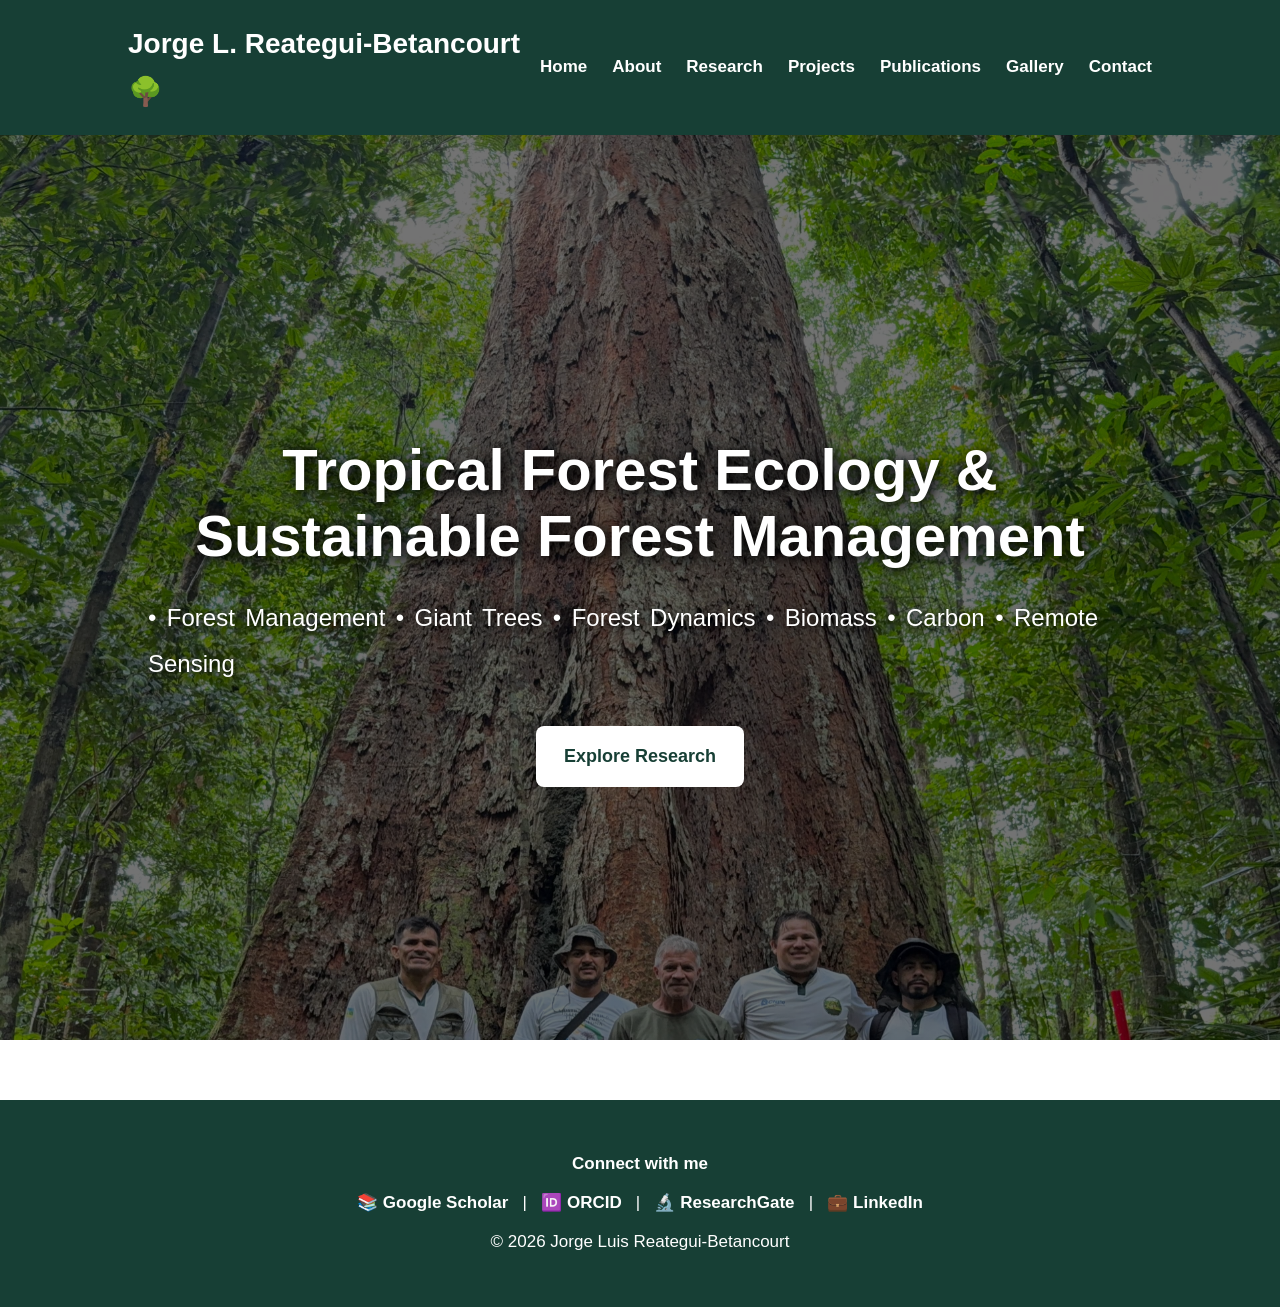
<file: index.html>
<!DOCTYPE html>
<html>
<head>
<meta charset="utf-8">
<meta name="viewport" content="width=device-width,initial-scale=1">
<title>Jorge L. Reategui-Betancourt | Tropical Forest Ecology</title>
<link rel="stylesheet" href="css/style.css">
</head>
<body>
<header>
<nav>
<h2>Jorge L. Reategui-Betancourt🌳</h2>
<ul>
<li><a href="#">Home</a></li>
<li><a href="about.html">About</a></li>
<li><a href="research.html">Research</a></li>
<li><a href="projects.html">Projects</a></li>
<li><a href="publications.html">Publications</a></li>
<li><a href="gallery.html">Gallery</a></li>
<li><a href="contact.html">Contact</a></li>
</ul>
</nav>
</header>
<section class="hero">
<div>
<h1>
Tropical Forest Ecology & Sustainable Forest Management
</h1>
<p>
• Forest Management • Giant Trees • Forest Dynamics • Biomass • Carbon • Remote Sensing 
</p>
<a class="btn" href="research.html">
Explore Research
</a>
</div>
</section>


</section>

<footer>

<p><strong>Connect with me</strong></p>

<p>

<a href="https://scholar.google.com/citations?user=9z3bAhwAAAAJ&hl=pt-BR&oi=ao" target="_blank">📚 Google Scholar</a>

&nbsp;&nbsp;|&nbsp;&nbsp;

<a href="https://orcid.org/0000-0002-1999-3001" target="_blank">🆔 ORCID</a>

&nbsp;&nbsp;|&nbsp;&nbsp;

<a href="https://www.researchgate.net/profile/Jorge-Reategui-Betancourt" target="_blank">🔬 ResearchGate</a>

&nbsp;&nbsp;|&nbsp;&nbsp;

<a href="https://www.linkedin.com/in/jorge-luis-reategui-betancourt-003539169/" target="_blank">💼 LinkedIn</a>

</p>

<p>
© 2026 Jorge Luis Reategui-Betancourt
</p>

</footer>

<script src="js/script.js"></script>

</body>
</html>
</file>
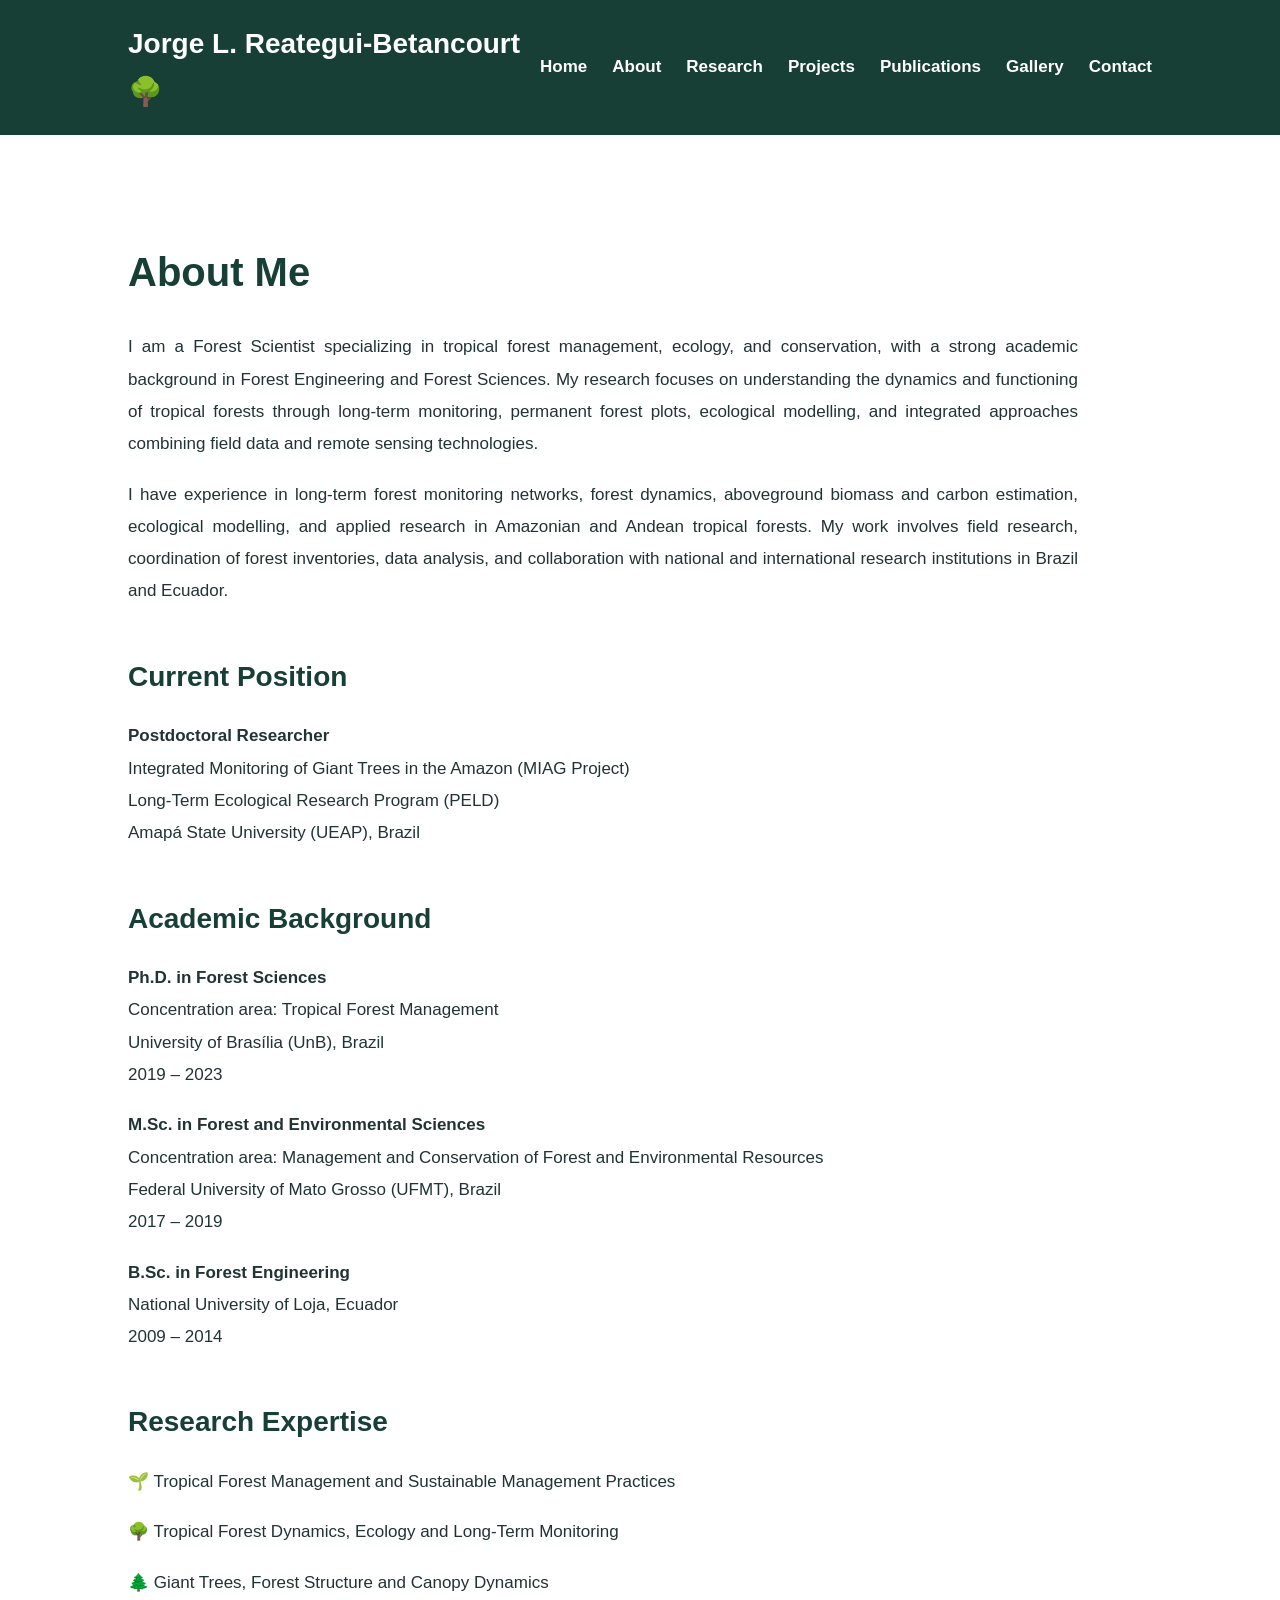
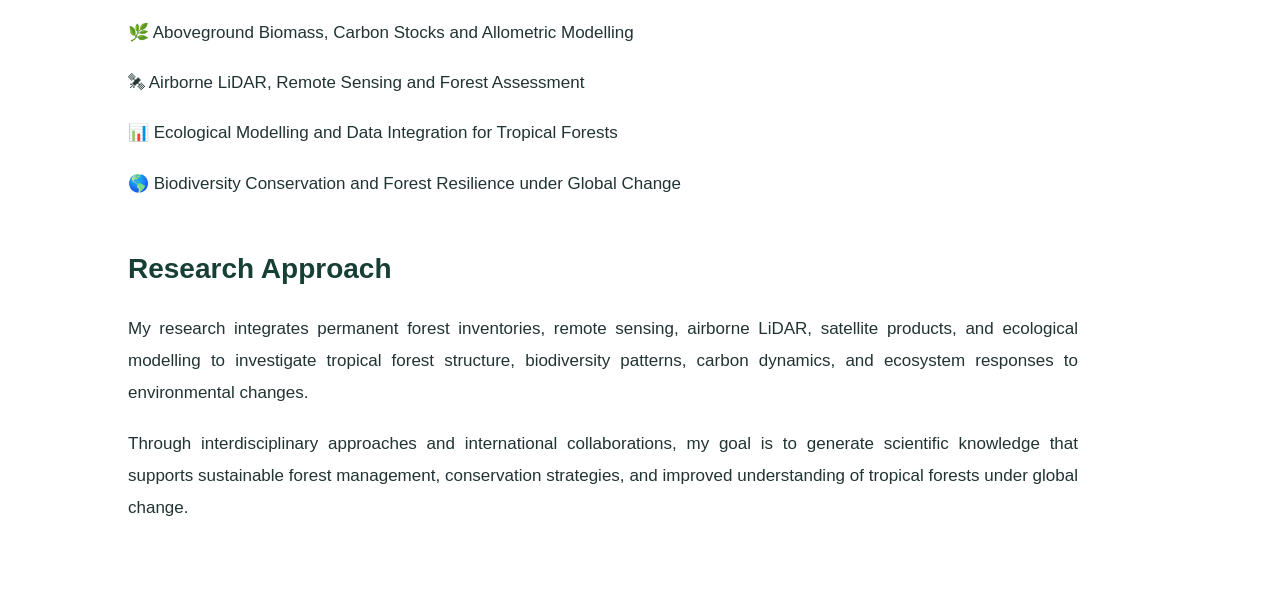
<file: about.html>
<!DOCTYPE html>
<html>

<head>

<meta charset="utf-8">
<meta name="viewport" content="width=device-width,initial-scale=1">

<link rel="stylesheet" href="css/style.css">

<title>About | Jorge L. Reategui-Betancourt🌳</title>

</head>

<body>

<nav>
<h2>Jorge L. Reategui-Betancourt🌳</h2>

<ul>
<li><a href="index.html">Home</a></li>
<li><a href="about.html">About</a></li>
<li><a href="research.html">Research</a></li>
<li><a href="projects.html">Projects</a></li>
<li><a href="publications.html">Publications</a></li>
<li><a href="gallery.html">Gallery</a></li>
<li><a href="contact.html">Contact</a></li>
</ul>

</nav>



<section>

<h1>About Me</h1>


<p>
I am a Forest Scientist specializing in tropical forest management, ecology,
and conservation, with a strong academic background in Forest Engineering
and Forest Sciences. My research focuses on understanding the dynamics and
functioning of tropical forests through long-term monitoring, permanent forest
plots, ecological modelling, and integrated approaches combining field data
and remote sensing technologies.
</p>

<p>
I have experience in long-term forest monitoring networks, forest dynamics,
aboveground biomass and carbon estimation, ecological modelling, and applied
research in Amazonian and Andean tropical forests. My work involves field
research, coordination of forest inventories, data analysis, and collaboration
with national and international research institutions in Brazil and Ecuador.
</p>


<h2>Current Position</h2>

<p>
<strong>Postdoctoral Researcher</strong><br>
Integrated Monitoring of Giant Trees in the Amazon (MIAG Project)<br>
Long-Term Ecological Research Program (PELD)<br>
Amapá State University (UEAP), Brazil
</p>

<h2>Academic Background</h2>

<p>
<strong>Ph.D. in Forest Sciences</strong><br>
Concentration area: Tropical Forest Management<br>
University of Brasília (UnB), Brazil<br>
2019 – 2023
</p>


<p>
<strong>M.Sc. in Forest and Environmental Sciences</strong><br>
Concentration area: Management and Conservation of Forest and Environmental Resources<br>
Federal University of Mato Grosso (UFMT), Brazil<br>
2017 – 2019
</p>


<p>
<strong>B.Sc. in Forest Engineering</strong><br>
National University of Loja, Ecuador<br>
2009 – 2014
</p>

<h2>Research Expertise</h2>

<p>
🌱 Tropical Forest Management and Sustainable Management Practices
</p>

<p>
🌳 Tropical Forest Dynamics, Ecology and Long-Term Monitoring
</p>

<p>
🌲 Giant Trees, Forest Structure and Canopy Dynamics
</p>

<p>
🌿 Aboveground Biomass, Carbon Stocks and Allometric Modelling
</p>

<p>
🛰 Airborne LiDAR, Remote Sensing and Forest Assessment
</p>

<p>
📊 Ecological Modelling and Data Integration for Tropical Forests
</p>

<p>
🌎 Biodiversity Conservation and Forest Resilience under Global Change
</p>


<h2>Research Approach</h2>

<p>
My research integrates permanent forest inventories, remote sensing,
airborne LiDAR, satellite products, and ecological modelling to investigate
tropical forest structure, biodiversity patterns, carbon dynamics, and
ecosystem responses to environmental changes.
</p>

<p>
Through interdisciplinary approaches and international collaborations, my
goal is to generate scientific knowledge that supports sustainable forest
management, conservation strategies, and improved understanding of tropical
forests under global change.
</p>
</section>

<script src="js/script.js"></script>

</body>

</html>
</file>
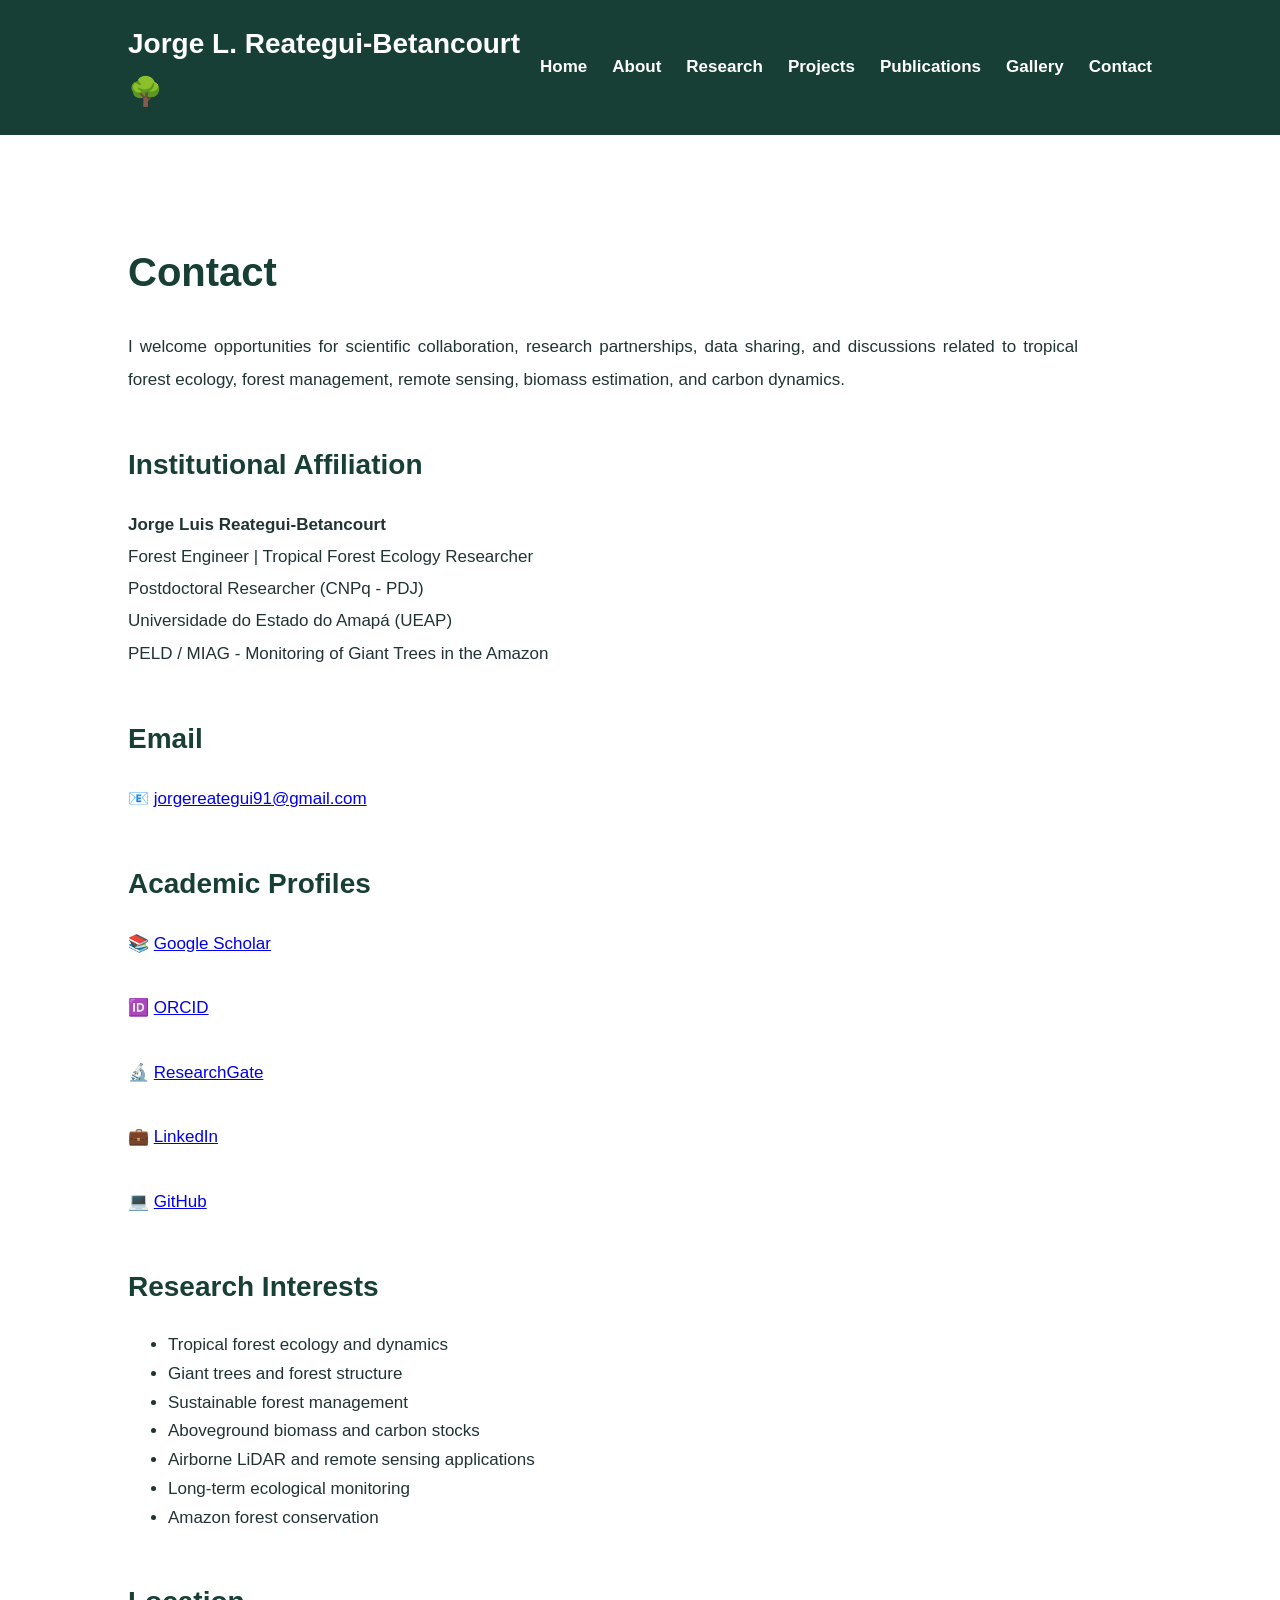
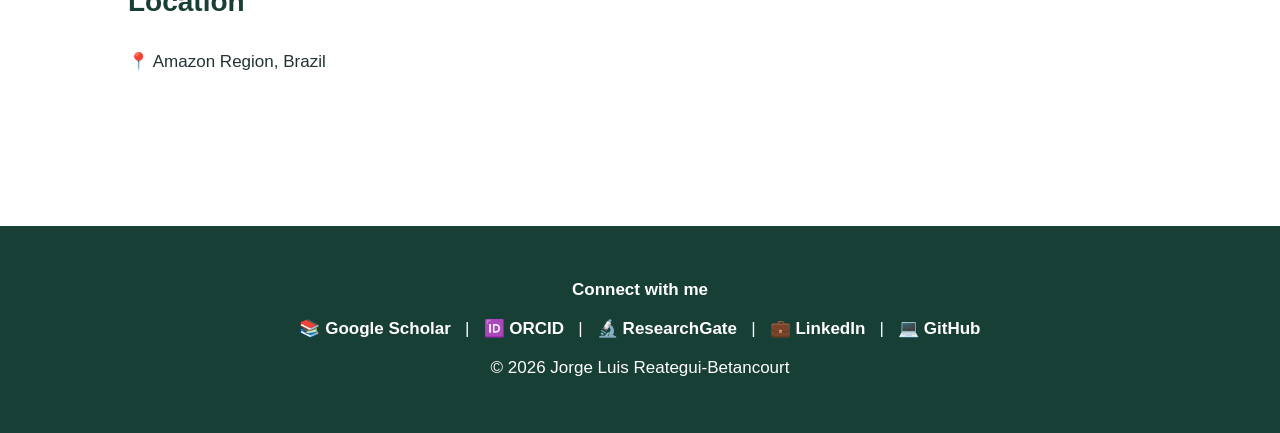
<file: contact.html>
<!DOCTYPE html>
<html>

<head>

<meta charset="utf-8">
<meta name="viewport" content="width=device-width, initial-scale=1">

<link rel="stylesheet" href="css/style.css">

<title>Contact | Jorge L. Reategui-Betancourt🌳</title>

</head>


<body>


<nav>

<h2>Jorge L. Reategui-Betancourt🌳</h2>

<ul>

<li><a href="index.html">Home</a></li>
<li><a href="about.html">About</a></li>
<li><a href="research.html">Research</a></li>
<li><a href="projects.html">Projects</a></li>
<li><a href="publications.html">Publications</a></li>
<li><a href="gallery.html">Gallery</a></li>
<li><a href="contact.html">Contact</a></li>

</ul>

</nav>




<section>


<h1>Contact</h1>


<p>
I welcome opportunities for scientific collaboration, research partnerships,
data sharing, and discussions related to tropical forest ecology, forest
management, remote sensing, biomass estimation, and carbon dynamics.
</p>



<h2>Institutional Affiliation</h2>


<p>

<strong>Jorge Luis Reategui-Betancourt</strong><br>

Forest Engineer | Tropical Forest Ecology Researcher<br>

Postdoctoral Researcher (CNPq - PDJ)<br>

Universidade do Estado do Amapá (UEAP)<br>

PELD / MIAG - Monitoring of Giant Trees in the Amazon

</p>




<h2>Email</h2>


<p>

📧 
<a href="mailto:jorgereategui91@gmail.com">
jorgereategui91@gmail.com
</a>

</p>




<h2>Academic Profiles</h2>


<p>


📚 
<a href="https://scholar.google.com/citations?user=9z3bAhwAAAAJ&hl=pt-BR&oi=ao" target="_blank">
Google Scholar
</a>

<br><br>


🆔 
<a href="https://orcid.org/0000-0002-1999-3001" target="_blank">
ORCID
</a>

<br><br>


🔬 
<a href="https://www.researchgate.net/profile/Jorge-Reategui-Betancourt" target="_blank">
ResearchGate
</a>

<br><br>


💼 
<a href="https://www.linkedin.com/in/jorge-luis-reategui-betancourt-003539169/" target="_blank">
LinkedIn
</a>

<br><br>


💻
<a href="https://github.com/JorgeReategui91" target="_blank">
GitHub
</a>


</p>




<h2>Research Interests</h2>


<ul>

<li>Tropical forest ecology and dynamics</li>

<li>Giant trees and forest structure</li>

<li>Sustainable forest management</li>

<li>Aboveground biomass and carbon stocks</li>

<li>Airborne LiDAR and remote sensing applications</li>

<li>Long-term ecological monitoring</li>

<li>Amazon forest conservation</li>

</ul>




<h2>Location</h2>


<p>

📍 Amazon Region, Brazil

</p>



</section>





<footer>


<p><strong>Connect with me</strong></p>


<p>


<a href="https://scholar.google.com/citations?user=9z3bAhwAAAAJ&hl=pt-BR&oi=ao" target="_blank">
📚 Google Scholar
</a>


&nbsp;&nbsp;|&nbsp;&nbsp;


<a href="https://orcid.org/0000-0002-1999-3001" target="_blank">
🆔 ORCID
</a>


&nbsp;&nbsp;|&nbsp;&nbsp;


<a href="https://www.researchgate.net/profile/Jorge-Reategui-Betancourt" target="_blank">
🔬 ResearchGate
</a>


&nbsp;&nbsp;|&nbsp;&nbsp;


<a href="https://www.linkedin.com/in/jorge-luis-reategui-betancourt-003539169/" target="_blank">
💼 LinkedIn
</a>


&nbsp;&nbsp;|&nbsp;&nbsp;


<a href="https://github.com/JorgeReategui91" target="_blank">
💻 GitHub
</a>


</p>


<p>
© 2026 Jorge Luis Reategui-Betancourt
</p>


</footer>



<script src="js/script.js"></script>


</body>

</html>
</file>
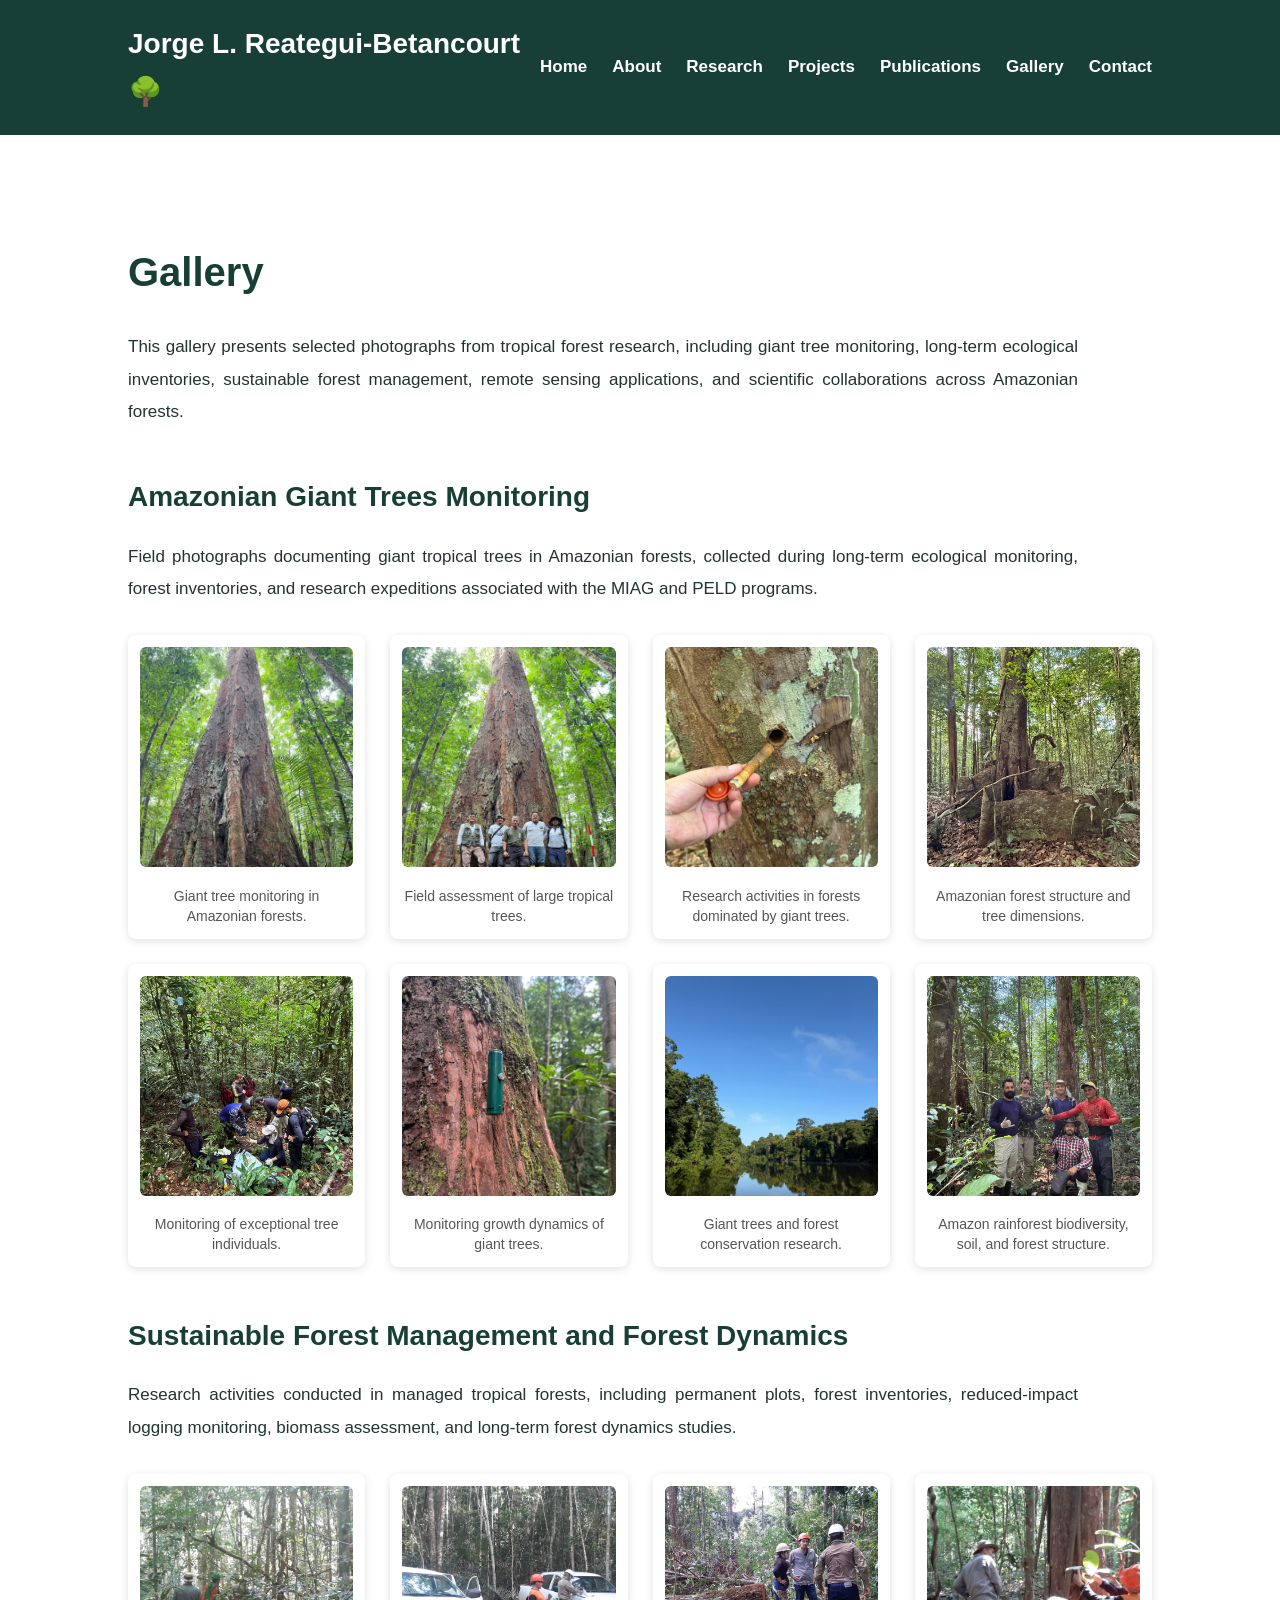
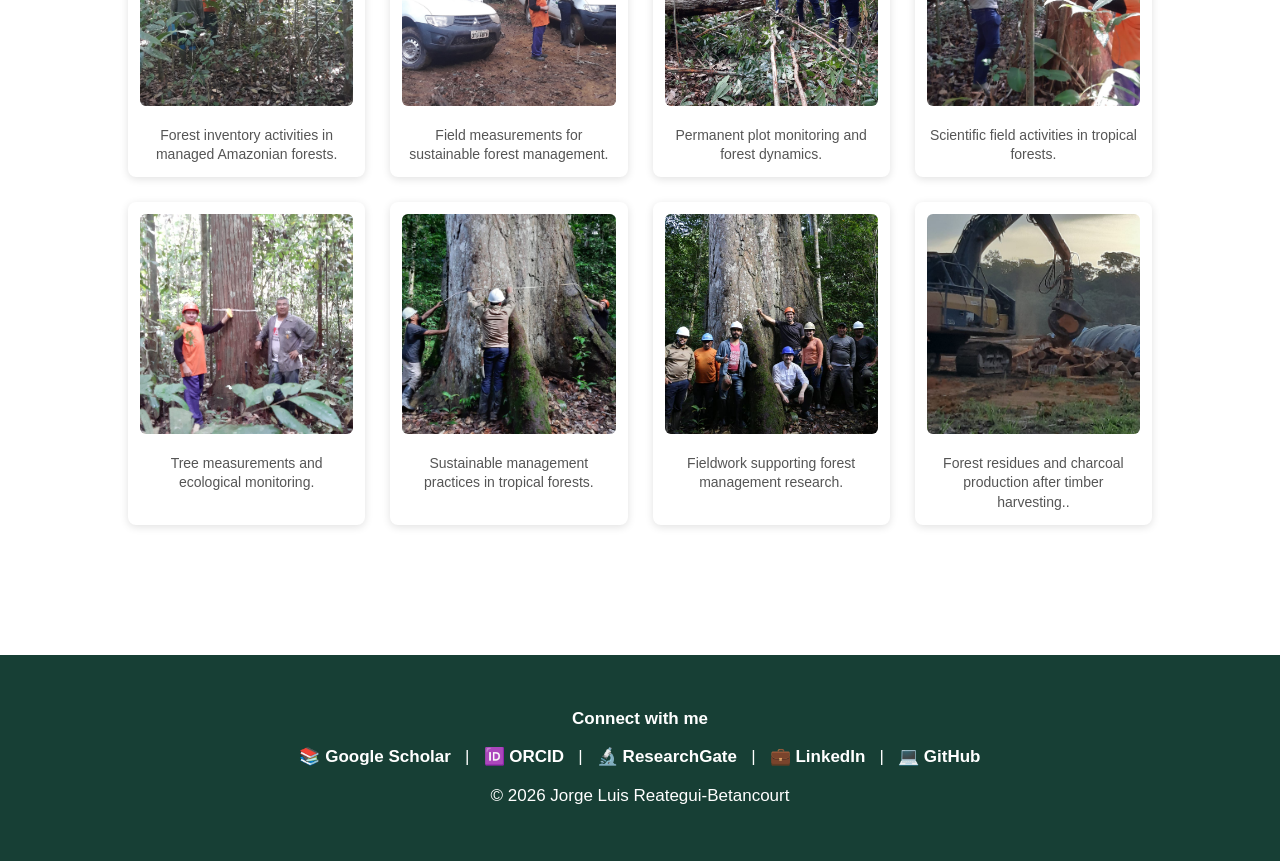
<file: gallery.html>
<!DOCTYPE html>
<html>

<head>

<meta charset="utf-8">
<meta name="viewport" content="width=device-width, initial-scale=1">

<link rel="stylesheet" href="css/style.css">

<title>Gallery | Jorge L. Reategui-Betancourt🌳</title>

</head>


<body>


<nav>

<h2>Jorge L. Reategui-Betancourt🌳</h2>

<ul>

<li><a href="index.html">Home</a></li>
<li><a href="about.html">About</a></li>
<li><a href="research.html">Research</a></li>
<li><a href="projects.html">Projects</a></li>
<li><a href="publications.html">Publications</a></li>
<li><a href="gallery.html">Gallery</a></li>
<li><a href="contact.html">Contact</a></li>

</ul>

</nav>



<section>


<h1>Gallery</h1>


<p>
This gallery presents selected photographs from tropical forest research,
including giant tree monitoring, long-term ecological inventories,
sustainable forest management, remote sensing applications, and
scientific collaborations across Amazonian forests.
</p>



<h2>Amazonian Giant Trees Monitoring</h2>


<p>
Field photographs documenting giant tropical trees in Amazonian forests,
collected during long-term ecological monitoring, forest inventories,
and research expeditions associated with the MIAG and PELD programs.
</p>



<div class="gallery-grid">


<figure>

<img src="images/IMG_4846.jpg" alt="Giant tree in Amazon forest">

<figcaption>
Giant tree monitoring in Amazonian forests.
</figcaption>

</figure>



<figure>

<img src="images/IMG_4850.jpg" alt="Large Amazonian tree">

<figcaption>
Field assessment of large tropical trees.
</figcaption>

</figure>



<figure>

<img src="images/IMG_4878.jpg" alt="Giant tree research">

<figcaption>
Research activities in forests dominated by giant trees.
</figcaption>

</figure>



<figure>

<img src="images/IMG_4879.jpg" alt="Amazon giant tree">

<figcaption>
Amazonian forest structure and tree dimensions.
</figcaption>

</figure>



<figure>

<img src="images/IMG_4890.jpg" alt="Tropical forest giant tree">

<figcaption>
Monitoring of exceptional tree individuals.
</figcaption>

</figure>



<figure>

<img src="images/IMG_4906.jpg" alt="Amazon forest field expedition">

<figcaption>
Monitoring growth dynamics of giant trees.
</figcaption>

</figure>



<figure>

<img src="images/IMG_4920.jpg" alt="Giant Amazon tree">

<figcaption>
Giant trees and forest conservation research.
</figcaption>

</figure>



<figure>

<img src="images/IMG_4997.jpg" alt="Amazon rainforest tree">

<figcaption>
Amazon rainforest biodiversity, soil, and forest structure.
</figcaption>

</figure>


</div>





<h2>Sustainable Forest Management and Forest Dynamics</h2>


<p>
Research activities conducted in managed tropical forests, including
permanent plots, forest inventories, reduced-impact logging monitoring,
biomass assessment, and long-term forest dynamics studies.
</p>



<div class="gallery-grid">



<figure>

<img src="images/20211117_114434.jpg" alt="Forest inventory in managed tropical forest">

<figcaption>
Forest inventory activities in managed Amazonian forests.
</figcaption>

</figure>



<figure>

<img src="images/20211117_082000.jpg" alt="Tropical forest management">

<figcaption>
Field measurements for sustainable forest management.
</figcaption>

</figure>



<figure>

<img src="images/IMG-20211121-WA0018.jpg" alt="Amazon forest monitoring">

<figcaption>
Permanent plot monitoring and forest dynamics.
</figcaption>

</figure>



<figure>

<img src="images/IMG-20211121-WA0007.jpg" alt="Forest research expedition">

<figcaption>
Scientific field activities in tropical forests.
</figcaption>

</figure>



<figure>

<img src="images/IMG-20211111-WA0012.jpg" alt="Forest inventory research">

<figcaption>
Tree measurements and ecological monitoring.
</figcaption>

</figure>



<figure>

<img src="images/IMG-20211111-WA0001.jpg" alt="Managed Amazon forest">

<figcaption>
Sustainable management practices in tropical forests.
</figcaption>

</figure>



<figure>

<img src="images/IMG-20211110-WA0005.jpg" alt="Amazon forest field work">

<figcaption>
Fieldwork supporting forest management research.
</figcaption>

</figure>



<figure>

<img src="images/IMG-20211121-WA0009.jpg" alt="Tropical forest research">

<figcaption>
Forest residues and charcoal production after timber harvesting..
</figcaption>

</figure>



</div>


</section>





<footer>


<p><strong>Connect with me</strong></p>


<p>


<a href="https://scholar.google.com/citations?user=9z3bAhwAAAAJ&hl=pt-BR&oi=ao" target="_blank">
📚 Google Scholar
</a>


&nbsp;&nbsp;|&nbsp;&nbsp;


<a href="https://orcid.org/0000-0002-1999-3001" target="_blank">
🆔 ORCID
</a>


&nbsp;&nbsp;|&nbsp;&nbsp;


<a href="https://www.researchgate.net/profile/Jorge-Reategui-Betancourt" target="_blank">
🔬 ResearchGate
</a>


&nbsp;&nbsp;|&nbsp;&nbsp;


<a href="https://www.linkedin.com/in/jorge-luis-reategui-betancourt-003539169/" target="_blank">
💼 LinkedIn
</a>


&nbsp;&nbsp;|&nbsp;&nbsp;


<a href="https://github.com/JorgeReategui91" target="_blank">
💻 GitHub
</a>


</p>


<p>
© 2026 Jorge Luis Reategui-Betancourt
</p>


</footer>



<script src="js/script.js"></script>


</body>


</html>
</file>
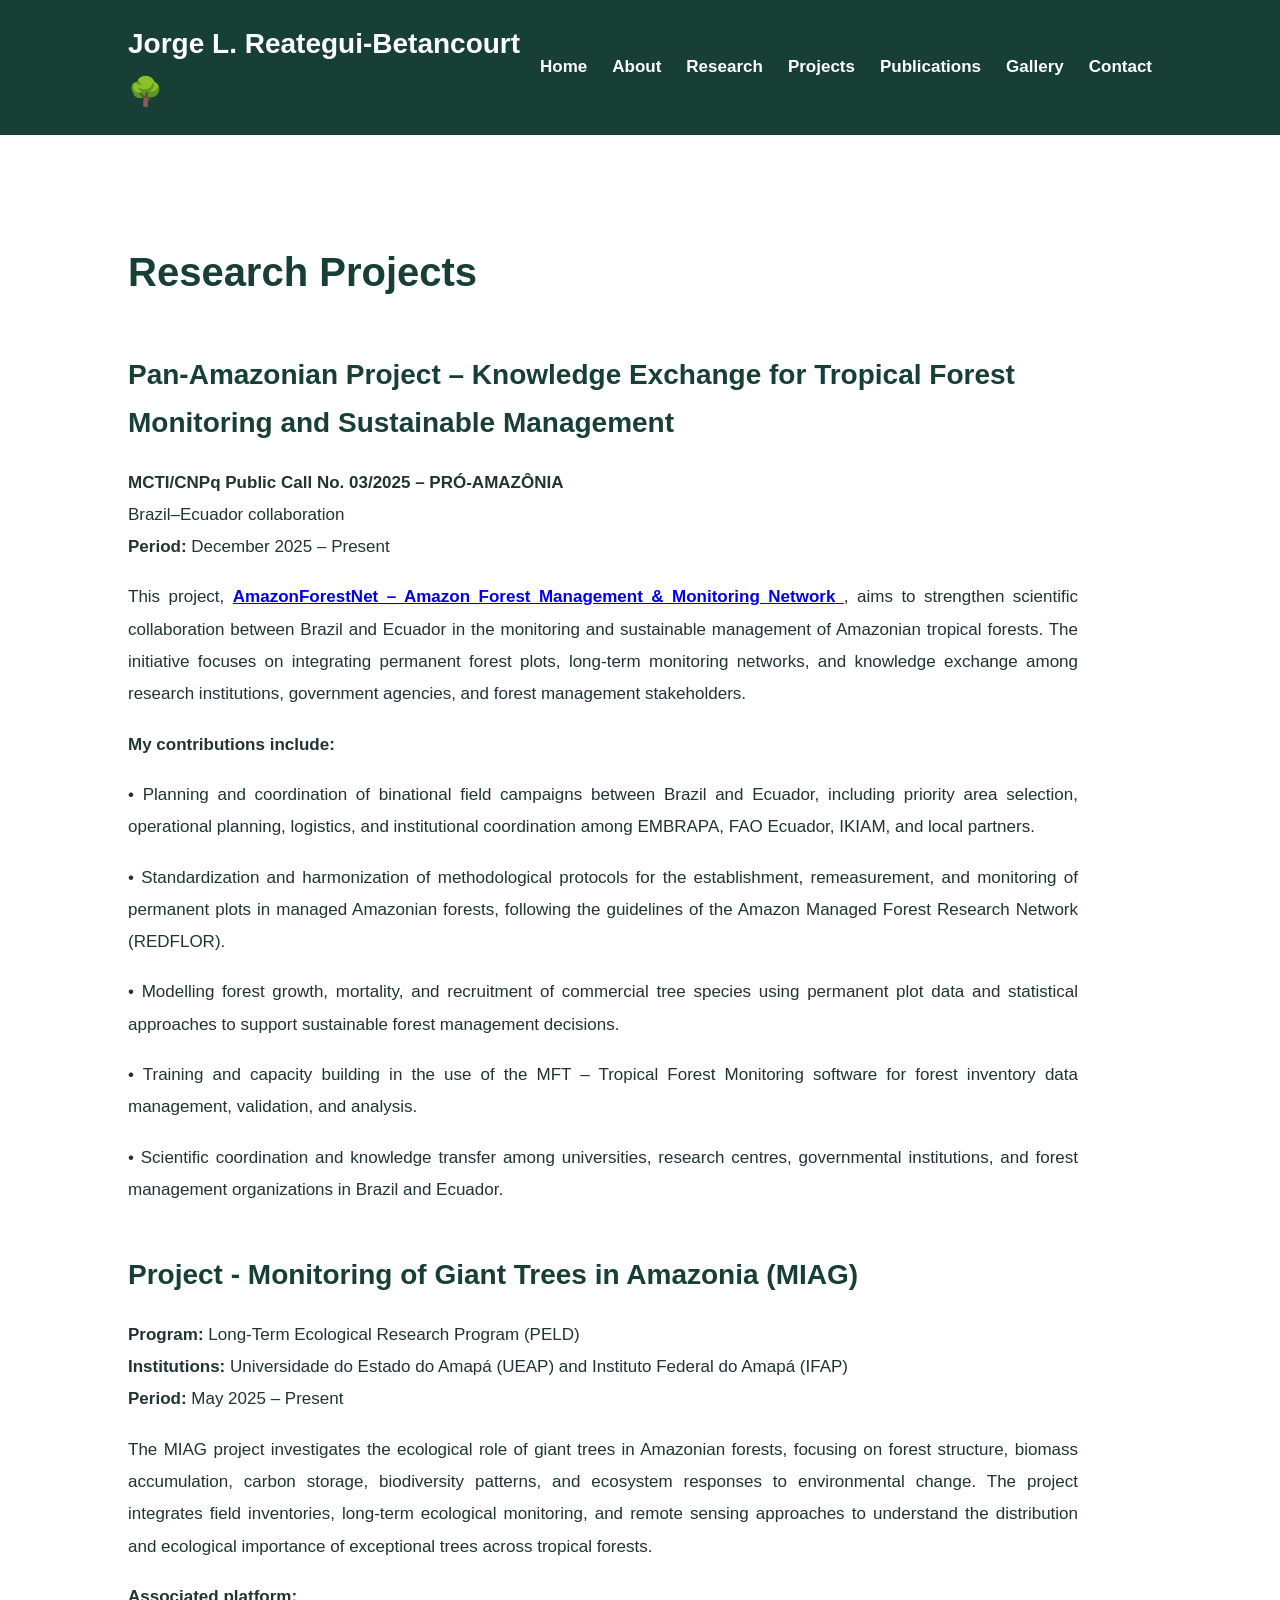
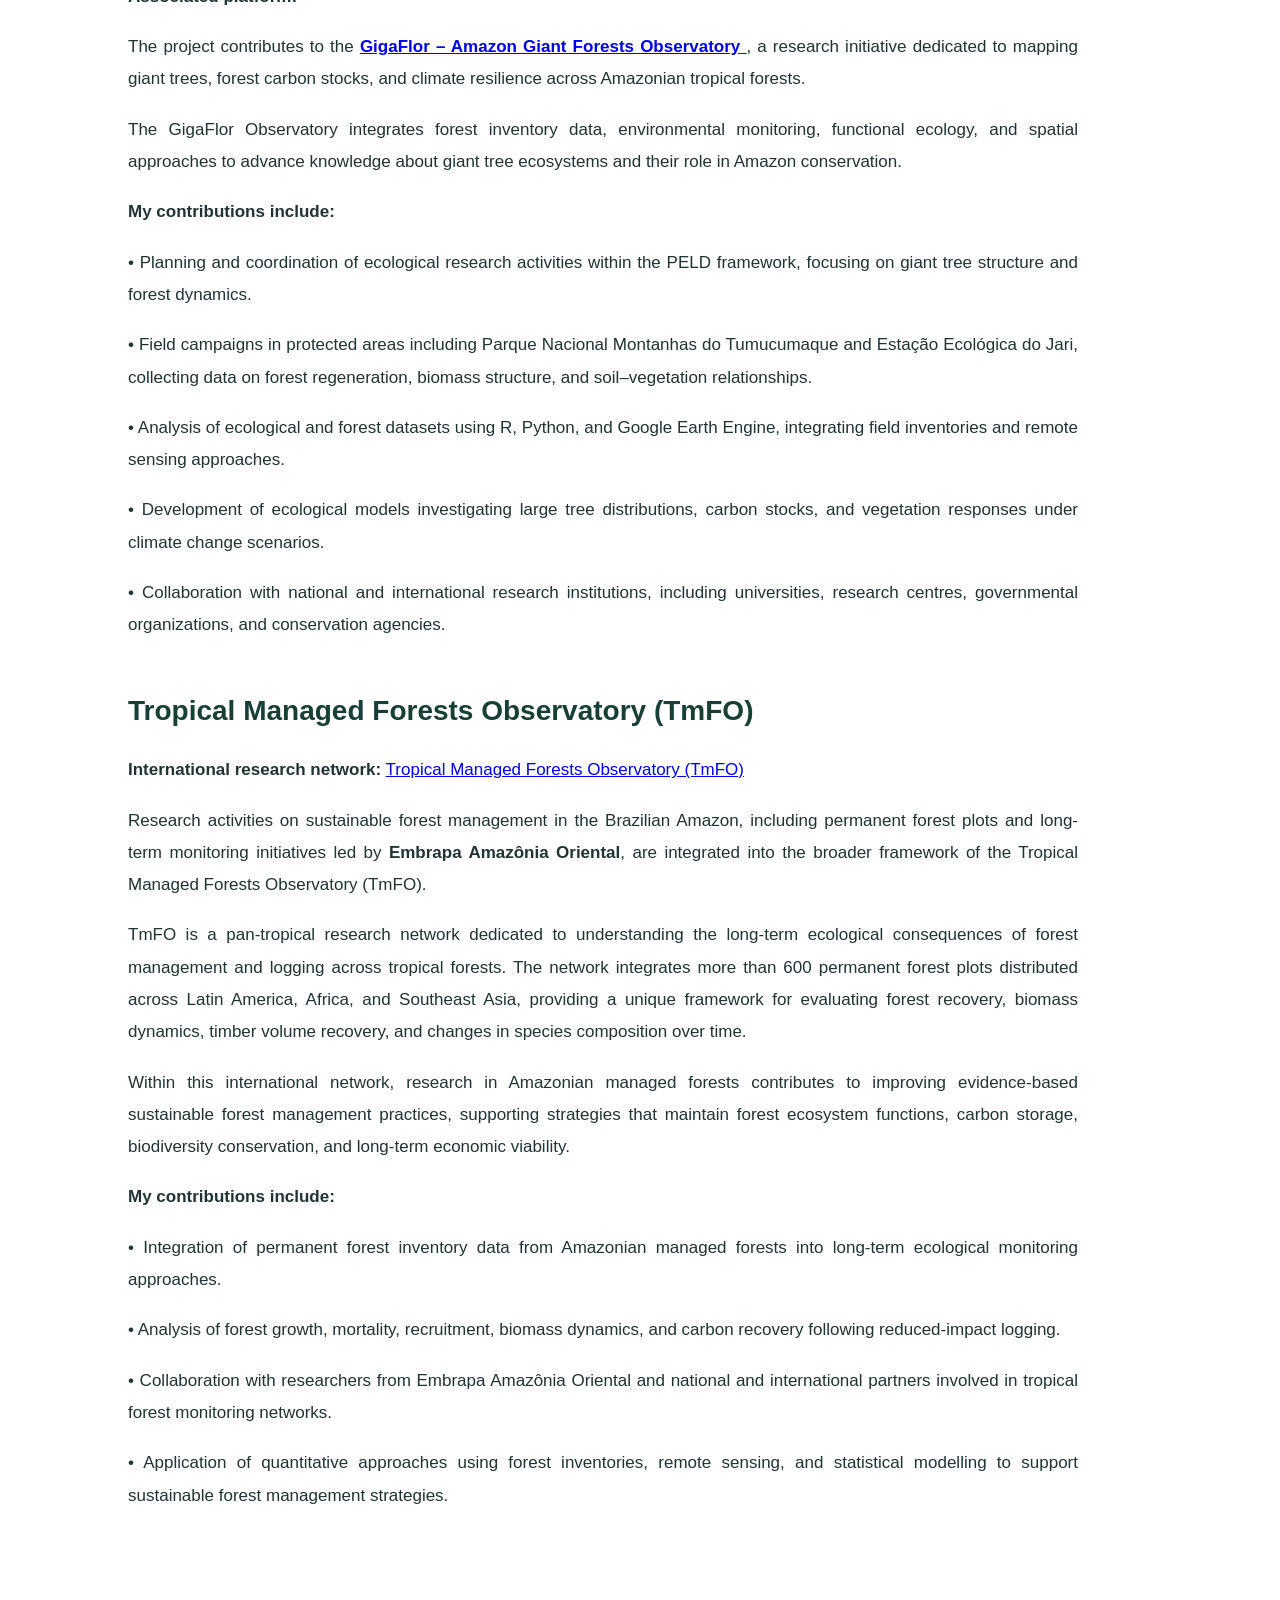
<file: projects.html>
<!DOCTYPE html>
<html>

<head>

<meta charset="utf-8">
<meta name="viewport" content="width=device-width,initial-scale=1">

<link rel="stylesheet" href="css/style.css">

<title>Projects | Jorge L. Reategui-Betancourt🌳</title>

</head>


<body>


<nav>

<h2>Jorge L. Reategui-Betancourt🌳</h2>

<ul>
<li><a href="index.html">Home</a></li>
<li><a href="about.html">About</a></li>
<li><a href="research.html">Research</a></li>
<li><a href="projects.html">Projects</a></li>
<li><a href="publications.html">Publications</a></li>
<li><a href="gallery.html">Gallery</a></li>
<li><a href="contact.html">Contact</a></li>
</ul>

</nav>



<section>


<h1>Research Projects</h1>


<h2>Pan-Amazonian Project – Knowledge Exchange for Tropical Forest Monitoring and Sustainable Management</h2>

<p>
<strong>MCTI/CNPq Public Call No. 03/2025 – PRÓ-AMAZÔNIA</strong><br>
Brazil–Ecuador collaboration<br>
<strong>Period:</strong> December 2025 – Present
</p>

<p>
  This project,
  <a href="https://jorgereategui91.github.io/AmazonForestNet/" target="_blank">
    <strong>AmazonForestNet – Amazon Forest Management & Monitoring Network</strong>
  </a>,
  aims to strengthen scientific collaboration between Brazil and Ecuador 
  in the monitoring and sustainable management of Amazonian tropical forests. 
  The initiative focuses on integrating permanent forest plots, long-term monitoring networks, 
  and knowledge exchange among research institutions, government agencies, and forest management stakeholders.
</p>

<p>
<strong>My contributions include:</strong>
</p>

<p>
• Planning and coordination of binational field campaigns between Brazil and
Ecuador, including priority area selection, operational planning, logistics,
and institutional coordination among EMBRAPA, FAO Ecuador, IKIAM, and local
partners.
</p>


<p>
• Standardization and harmonization of methodological protocols for the
establishment, remeasurement, and monitoring of permanent plots in managed
Amazonian forests, following the guidelines of the Amazon Managed Forest
Research Network (REDFLOR).
</p>


<p>
• Modelling forest growth, mortality, and recruitment of commercial tree
species using permanent plot data and statistical approaches to support
sustainable forest management decisions.
</p>


<p>
• Training and capacity building in the use of the MFT – Tropical Forest
Monitoring software for forest inventory data management, validation, and
analysis.
</p>


<p>
• Scientific coordination and knowledge transfer among universities, research
centres, governmental institutions, and forest management organizations in
Brazil and Ecuador.
</p>


<h2>Project - Monitoring of Giant Trees in Amazonia (MIAG)</h2>

<p>
<strong>Program:</strong> Long-Term Ecological Research Program (PELD)<br>
<strong>Institutions:</strong> Universidade do Estado do Amapá (UEAP) and
Instituto Federal do Amapá (IFAP)<br>
<strong>Period:</strong> May 2025 – Present
</p>


<p>
The MIAG project investigates the ecological role of giant trees in Amazonian
forests, focusing on forest structure, biomass accumulation, carbon storage,
biodiversity patterns, and ecosystem responses to environmental change.
The project integrates field inventories, long-term ecological monitoring,
and remote sensing approaches to understand the distribution and ecological
importance of exceptional trees across tropical forests.
</p>

<p>
<strong>Associated platform:</strong>
</p>

<p>

The project contributes to the 
<a href="https://robson-lima2023.github.io/page-gigaflor/index.html" target="_blank">
<strong>GigaFlor – Amazon Giant Forests Observatory</strong>
</a>,
a research initiative dedicated to mapping giant trees, forest carbon stocks,
and climate resilience across Amazonian tropical forests.

</p>

<p>
The GigaFlor Observatory integrates forest inventory data, environmental
monitoring, functional ecology, and spatial approaches to advance knowledge
about giant tree ecosystems and their role in Amazon conservation.
</p>

<p>
<strong>My contributions include:</strong>
</p>


<p>
• Planning and coordination of ecological research activities within the PELD
framework, focusing on giant tree structure and forest dynamics.
</p>

<p>
• Field campaigns in protected areas including Parque Nacional Montanhas do
Tumucumaque and Estação Ecológica do Jari, collecting data on forest
regeneration, biomass structure, and soil–vegetation relationships.
</p>

<p>
• Analysis of ecological and forest datasets using R, Python, and Google Earth
Engine, integrating field inventories and remote sensing approaches.
</p>

<p>
• Development of ecological models investigating large tree distributions,
carbon stocks, and vegetation responses under climate change scenarios.
</p>

<p>
• Collaboration with national and international research institutions,
including universities, research centres, governmental organizations, and
conservation agencies.
</p>

<h2>Tropical Managed Forests Observatory (TmFO)</h2>

<p>
<strong>International research network:</strong>
<a href="https://tmfo.org/" target="_blank">
Tropical Managed Forests Observatory (TmFO)
</a>
</p>

<p>
Research activities on sustainable forest management in the Brazilian Amazon,
including permanent forest plots and long-term monitoring initiatives led by
<strong>Embrapa Amazônia Oriental</strong>, are integrated into the broader
framework of the Tropical Managed Forests Observatory (TmFO).
</p>

<p>
TmFO is a pan-tropical research network dedicated to understanding the
long-term ecological consequences of forest management and logging across
tropical forests. The network integrates more than 600 permanent forest plots
distributed across Latin America, Africa, and Southeast Asia, providing a
unique framework for evaluating forest recovery, biomass dynamics, timber
volume recovery, and changes in species composition over time.
</p>


<p>
Within this international network, research in Amazonian managed forests
contributes to improving evidence-based sustainable forest management
practices, supporting strategies that maintain forest ecosystem functions,
carbon storage, biodiversity conservation, and long-term economic viability.
</p>

<p>
<strong>My contributions include:</strong>
</p>

<p>
• Integration of permanent forest inventory data from Amazonian managed forests
into long-term ecological monitoring approaches.
</p>

<p>
• Analysis of forest growth, mortality, recruitment, biomass dynamics, and
carbon recovery following reduced-impact logging.
</p>

<p>
• Collaboration with researchers from Embrapa Amazônia Oriental and national
and international partners involved in tropical forest monitoring networks.
</p>

<p>
• Application of quantitative approaches using forest inventories, remote
sensing, and statistical modelling to support sustainable forest management
strategies.
</p>
  
</section>


<script src="js/script.js"></script>


</body>

</html>
</file>
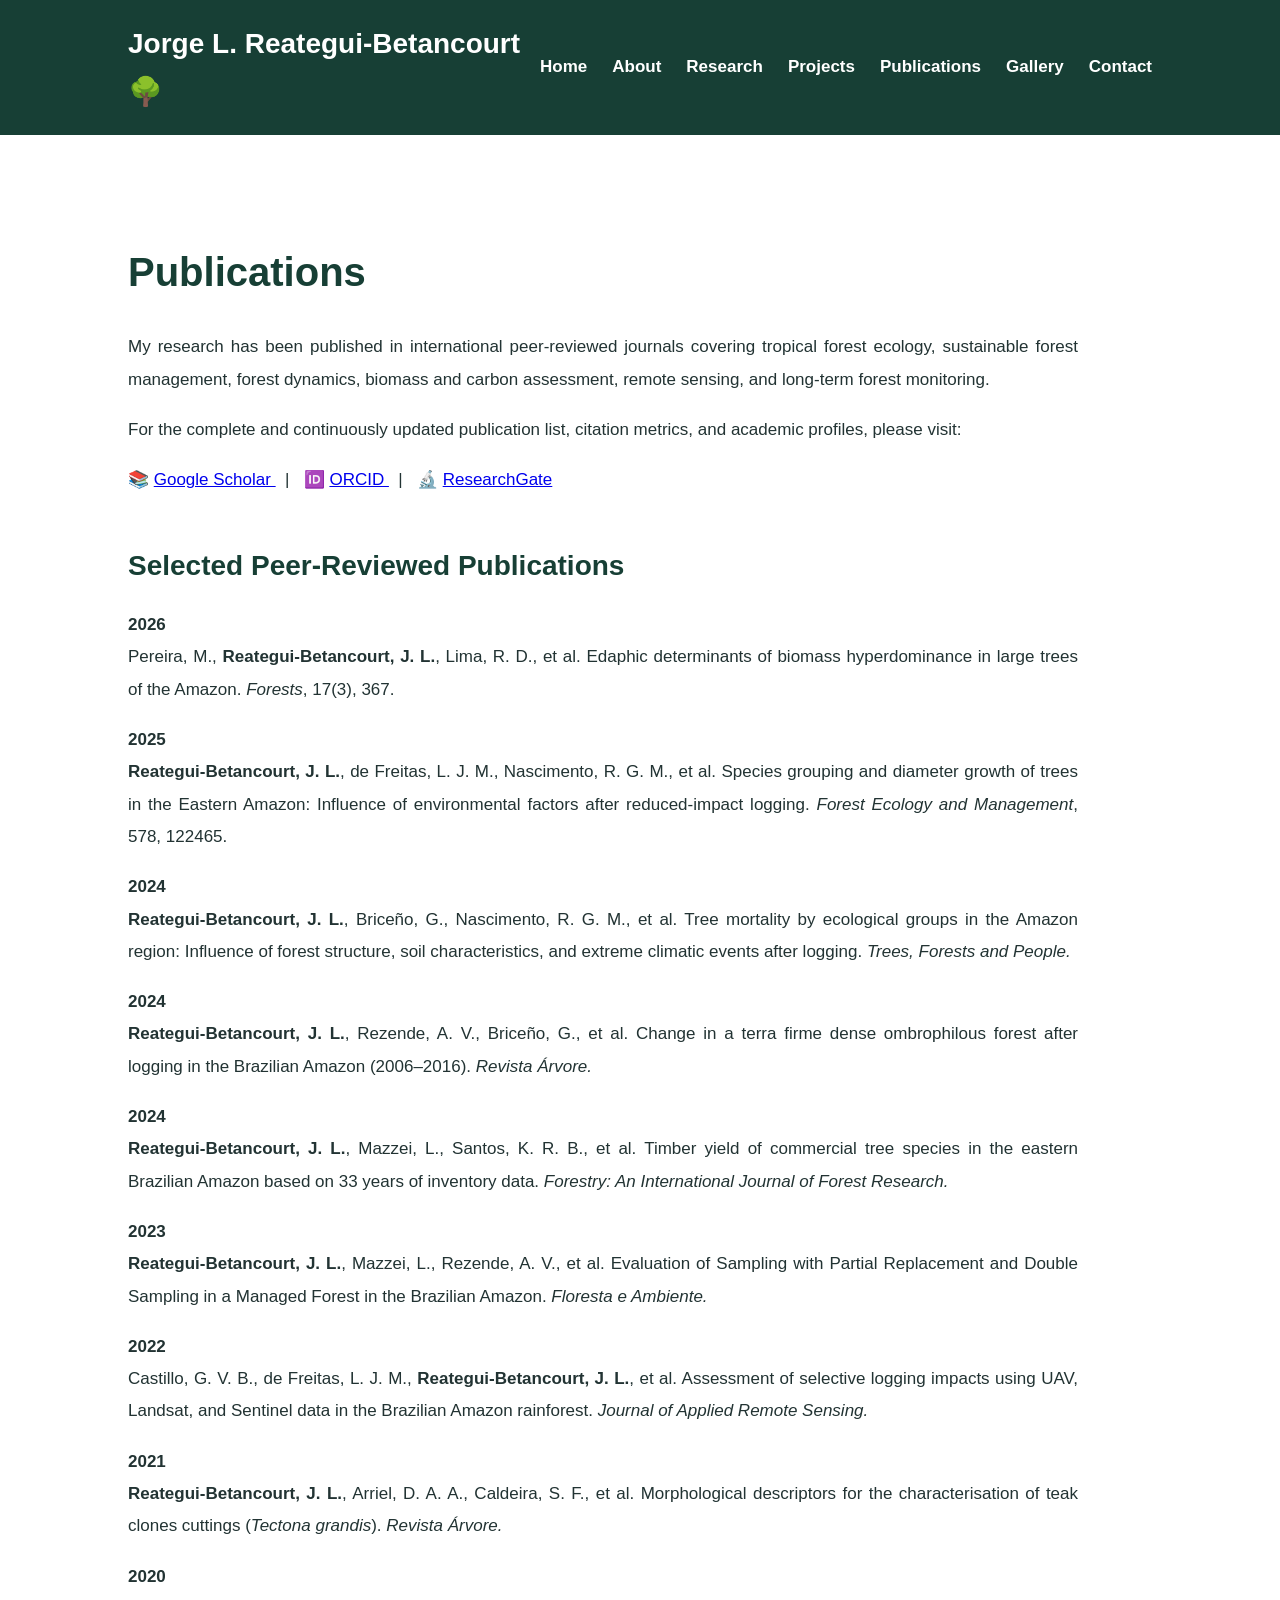
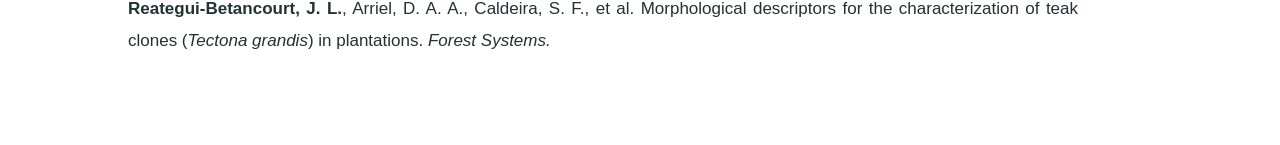
<file: publications.html>
<!DOCTYPE html>
<html>

<head>

<meta charset="utf-8">
<meta name="viewport" content="width=device-width,initial-scale=1">

<link rel="stylesheet" href="css/style.css">

<title>Publications | Jorge L. Reategui-Betancourt🌳</title>

</head>

<body>

<nav>

<h2>Jorge L. Reategui-Betancourt🌳</h2>

<ul>
<li><a href="index.html">Home</a></li>
<li><a href="about.html">About</a></li>
<li><a href="research.html">Research</a></li>
<li><a href="projects.html">Projects</a></li>
<li><a href="publications.html">Publications</a></li>
<li><a href="gallery.html">Gallery</a></li>
<li><a href="contact.html">Contact</a></li>
</ul>

</nav>


<section>

<h1>Publications</h1>

<p>
My research has been published in international peer-reviewed journals
covering tropical forest ecology, sustainable forest management, forest
dynamics, biomass and carbon assessment, remote sensing, and long-term forest
monitoring.
</p>

<p>
For the complete and continuously updated publication list, citation metrics,
and academic profiles, please visit:
</p>


<p>

📚
<a href="https://scholar.google.com/citations?user=9z3bAhwAAAAJ&hl=pt-BR&oi=ao" target="_blank">
Google Scholar
</a>

&nbsp;&nbsp;|&nbsp;&nbsp;

🆔
<a href="https://orcid.org/0000-0002-1999-3001" target="_blank">
ORCID
</a>

&nbsp;&nbsp;|&nbsp;&nbsp;

🔬
<a href="https://www.researchgate.net/profile/Jorge-Reategui-Betancourt" target="_blank">
ResearchGate
</a>

</p>



<h2>Selected Peer-Reviewed Publications</h2>


<p>

<strong>2026</strong><br>

Pereira, M., <strong>Reategui-Betancourt, J. L.</strong>, Lima, R. D., et al.
Edaphic determinants of biomass hyperdominance in large trees of the Amazon.
<i>Forests</i>, 17(3), 367.

</p>


<p>

<strong>2025</strong><br>

<strong>Reategui-Betancourt, J. L.</strong>, de Freitas, L. J. M.,
Nascimento, R. G. M., et al.

Species grouping and diameter growth of trees in the Eastern Amazon:
Influence of environmental factors after reduced-impact logging.

<i>Forest Ecology and Management</i>, 578, 122465.

</p>


<p>

<strong>2024</strong><br>

<strong>Reategui-Betancourt, J. L.</strong>, Briceño, G.,
Nascimento, R. G. M., et al.

Tree mortality by ecological groups in the Amazon region:
Influence of forest structure, soil characteristics, and extreme climatic
events after logging.

<i>Trees, Forests and People.</i>

</p>



<p>

<strong>2024</strong><br>

<strong>Reategui-Betancourt, J. L.</strong>, Rezende, A. V.,
Briceño, G., et al.

Change in a terra firme dense ombrophilous forest after logging in the
Brazilian Amazon (2006–2016).

<i>Revista Árvore.</i>

</p>


<p>

<strong>2024</strong><br>

<strong>Reategui-Betancourt, J. L.</strong>, Mazzei, L.,
Santos, K. R. B., et al.

Timber yield of commercial tree species in the eastern Brazilian Amazon
based on 33 years of inventory data.

<i>Forestry: An International Journal of Forest Research.</i>

</p>



<p>

<strong>2023</strong><br>

<strong>Reategui-Betancourt, J. L.</strong>, Mazzei, L.,
Rezende, A. V., et al.

Evaluation of Sampling with Partial Replacement and Double Sampling in a
Managed Forest in the Brazilian Amazon.

<i>Floresta e Ambiente.</i>

</p>


<p>

<strong>2022</strong><br>

Castillo, G. V. B., de Freitas, L. J. M.,
<strong>Reategui-Betancourt, J. L.</strong>, et al.

Assessment of selective logging impacts using UAV, Landsat, and Sentinel
data in the Brazilian Amazon rainforest.

<i>Journal of Applied Remote Sensing.</i>

</p>



<p>

<strong>2021</strong><br>

<strong>Reategui-Betancourt, J. L.</strong>, Arriel, D. A. A.,
Caldeira, S. F., et al.

Morphological descriptors for the characterisation of teak clones cuttings
(<i>Tectona grandis</i>).

<i>Revista Árvore.</i>

</p>


<p>

<strong>2020</strong><br>

<strong>Reategui-Betancourt, J. L.</strong>, Arriel, D. A. A.,
Caldeira, S. F., et al.

Morphological descriptors for the characterization of teak clones
(<i>Tectona grandis</i>) in plantations.

<i>Forest Systems.</i>

</p>


</section>


<script src="js/script.js"></script>

</body>

</html>
</file>
<file: css/style.css>
/* =====================================================
   GENERAL
===================================================== */

body{
    margin:0;
    font-family:Arial, Helvetica, sans-serif;
    font-size:17px;
    line-height:1.7;
    color:#233;
    background:#ffffff;
}


/* =====================================================
   NAVIGATION
===================================================== */

nav{
    display:flex;
    justify-content:space-between;
    align-items:center;
    padding:20px 10%;
    background:#173F35;
    color:#ffffff;
}

nav h2{
    margin:0;
    font-size:28px;
    color:#ffffff;
}

nav ul{
    display:flex;
    gap:25px;
    list-style:none;
    margin:0;
    padding:0;
}

nav ul li a{
    color:#ffffff;
    text-decoration:none;
    font-weight:600;
    font-size:17px;
    transition:0.3s ease;
}

nav ul li a:hover{
    color:#9fd88f;
}


/* =====================================================
   HERO
===================================================== */

.hero{

    height:85vh;

    display:flex;
    justify-content:center;
    align-items:center;

    background:
    linear-gradient(
        rgba(0,0,0,.55),
        rgba(0,0,0,.55)
    ),
    url("../images/IMG_4850.jpg");

    background-size:cover;

    /* Ajuste se desejar mover a imagem */
    background-position:center center;

    background-repeat:no-repeat;

    text-align:center;

    color:#ffffff;

}

.hero div{

    max-width:1100px;
    padding:20px;

}

.hero h1{

    font-size:58px;
    font-weight:700;
    line-height:1.15;

    margin-bottom:25px;

    color:#ffffff;

    text-shadow:
        3px 3px 12px rgba(0,0,0,.90),
        0px 0px 20px rgba(0,0,0,.70);

}

.hero p{

    font-size:24px;

    margin-bottom:40px;

    color:#ffffff;

    text-shadow:
        2px 2px 10px rgba(0,0,0,.90);

}

.btn{

    display:inline-block;

    background:#ffffff;

    color:#173F35;

    text-decoration:none;

    padding:15px 28px;

    border-radius:8px;

    font-size:18px;

    font-weight:bold;

    transition:.3s;

}

.btn:hover{

    background:#9fd88f;

    transform:translateY(-2px);

}


/* =====================================================
   CONTENT
===================================================== */

section{

    padding:70px 10%;

}

section h1{

    font-size:40px;

    color:#173F35;

    margin-bottom:25px;

}

section h2{

    font-size:28px;

    color:#173F35;

    margin-top:45px;

    margin-bottom:20px;

}

section p{

    text-align:justify;

    max-width:950px;

    line-height:1.9;

    margin-bottom:18px;

}


/* =====================================================
   ABOUT IMAGES
===================================================== */

.about-images{

    display:flex;

    justify-content:center;

    gap:35px;

    flex-wrap:wrap;

    margin:40px 0;

}

.about-images img{

    width:420px;

    max-width:100%;

    border-radius:12px;

    box-shadow:0 8px 20px rgba(0,0,0,.25);

    transition:.3s;

}

.about-images img:hover{

    transform:scale(1.02);

}


/* =====================================================
   RESPONSIVE
===================================================== */

@media (max-width:900px){

    nav{

        flex-direction:column;

        gap:20px;

    }

    nav ul{

        flex-wrap:wrap;

        justify-content:center;

    }

    .hero{

        height:75vh;

        padding:20px;

    }

    .hero h1{

        font-size:38px;

    }

    .hero p{

        font-size:19px;

    }

    .btn{

        font-size:16px;

        padding:12px 22px;

    }

    section{

        padding:50px 8%;

    }

    section h1{

        font-size:32px;

    }

    section h2{

        font-size:24px;

    }

    .about-images{

        flex-direction:column;

        align-items:center;

    }

    .about-images img{

        width:90%;

    }

}
/* =====================================================
   FOOTER
===================================================== */

footer{
    background:#173F35;
    color:#ffffff;
    text-align:center;
    padding:40px 10%;
    margin-top:60px;
}

footer p{
    text-align:center;
    margin:10px 0;
    max-width:none;
}

footer a{
    color:#ffffff;
    text-decoration:none;
    font-weight:600;
    transition:0.3s;
}

/* Gallery layout */

.gallery-grid {

    display: grid;
    grid-template-columns: repeat(4, 1fr);
    gap: 25px;
    margin-top: 30px;

}


.gallery-grid figure {

    margin: 0;
    background: #ffffff;
    padding: 12px;
    border-radius: 8px;
    box-shadow: 0 2px 8px rgba(0,0,0,0.12);

}



.gallery-grid img {

    width: 100%;
    height: 220px;
    object-fit: cover;
    border-radius: 6px;

}



.gallery-grid figcaption {

    font-size: 14px;
    margin-top: 10px;
    line-height: 1.4;
    text-align: center;
    color: #555;

}



/* Responsividade para telas menores */

@media (max-width: 900px) {

    .gallery-grid {

        grid-template-columns: repeat(2, 1fr);

    }

}



@media (max-width: 600px) {

    .gallery-grid {

        grid-template-columns: repeat(1, 1fr);

    }

}


footer a:hover{
    color:#9fd88f;
}

.research-map {

    margin: 35px auto;
    text-align: center;

}


.research-map img {

    width: 80%;
    max-width: 900px;
    border-radius: 8px;
    box-shadow: 0 3px 10px rgba(0,0,0,0.15);

}


.research-map figcaption {

    margin-top: 12px;
    font-size: 15px;
    line-height: 1.5;
    color: #555;

}
</file>
